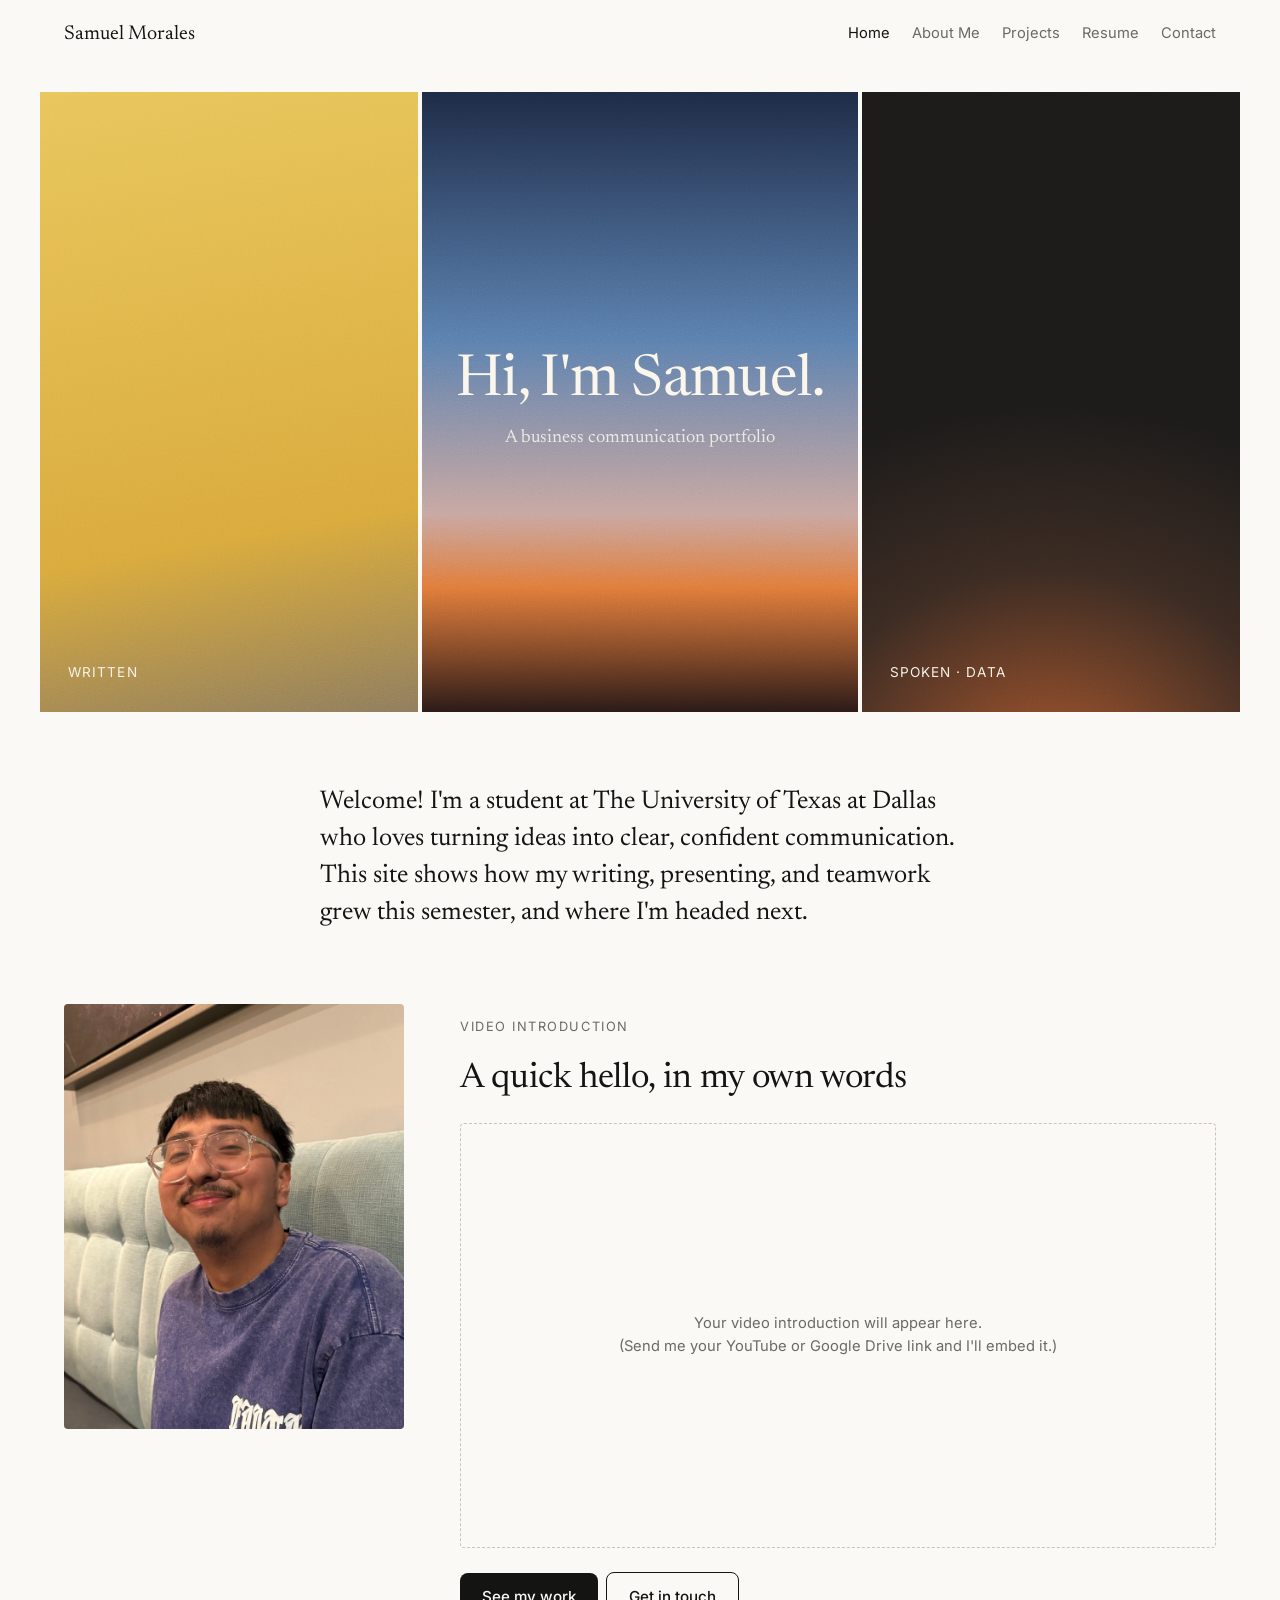
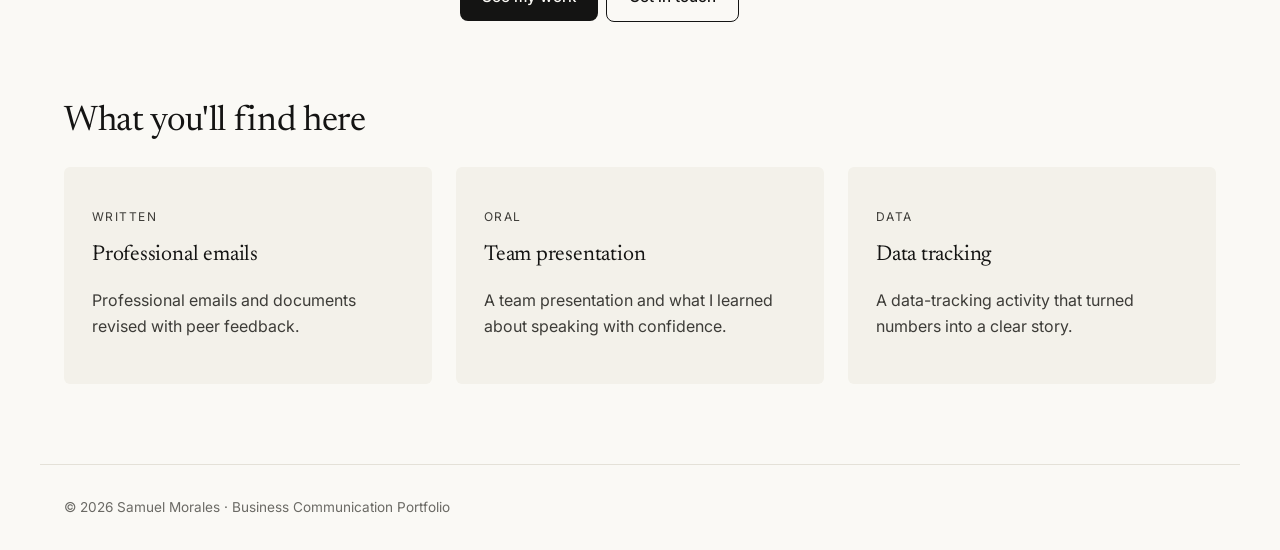
<file: index.html>
<!doctype html><html lang="en"><head><meta charset="utf-8"><meta name="viewport" content="width=device-width,initial-scale=1">
<title>Home | Samuel Morales</title><link rel="preconnect" href="https://fonts.googleapis.com"><link href="https://fonts.googleapis.com/css2?family=Inter:wght@400;500;600&family=Newsreader:opsz,wght@6..72,400;6..72,500&display=swap" rel="stylesheet"><link rel="stylesheet" href="style.css?v=1794825120"></head><body>
<header><nav><a class="brand" href="index.html">Samuel Morales</a><ul>
<li><a href="index.html" class="active">Home</a></li>
<li><a href="about.html">About Me</a></li>
<li><a href="projects.html">Projects</a></li>
<li><a href="resume.html">Resume</a></li>
<li><a href="contact.html">Contact</a></li>
</ul></nav></header><main>
<section class="triptych" aria-label="Welcome">
<div class="panel p1"><span>Written</span></div>
<div class="panel p2"><div><h1>Hi, I'm Samuel.</h1><p>A business communication portfolio</p></div></div>
<div class="panel p3"><span>Spoken · Data</span></div>
</section>
<p class="prose">Welcome! I'm a student at The University of Texas at Dallas who loves turning ideas into clear, confident communication. This site shows how my writing, presenting, and teamwork grew this semester, and where I'm headed next.</p>
<section class="split">
<img class="photo" src="images/samuel.jpg" alt="Photo of Samuel smiling">
<div>
<p class="kicker">Video introduction</p>
<h2 style="margin-top:8px">A quick hello, in my own words</h2>
<div class="placeholder">Your video introduction will appear here.<br>(Send me your YouTube or Google Drive link and I'll embed it.)</div>
<a class="btn" href="projects.html">See my work</a><a class="btn ghost" href="contact.html">Get in touch</a>
</div>
</section>
<h2>What you'll find here</h2>
<div class="grid">
<div class="card"><p class="tag">Written</p><h3>Professional emails</h3><p>Professional emails and documents revised with peer feedback.</p></div>
<div class="card"><p class="tag">Oral</p><h3>Team presentation</h3><p>A team presentation and what I learned about speaking with confidence.</p></div>
<div class="card"><p class="tag">Data</p><h3>Data tracking</h3><p>A data-tracking activity that turned numbers into a clear story.</p></div>
</div>
</main><footer>© 2026 Samuel Morales · Business Communication Portfolio</footer></body></html>
</file>
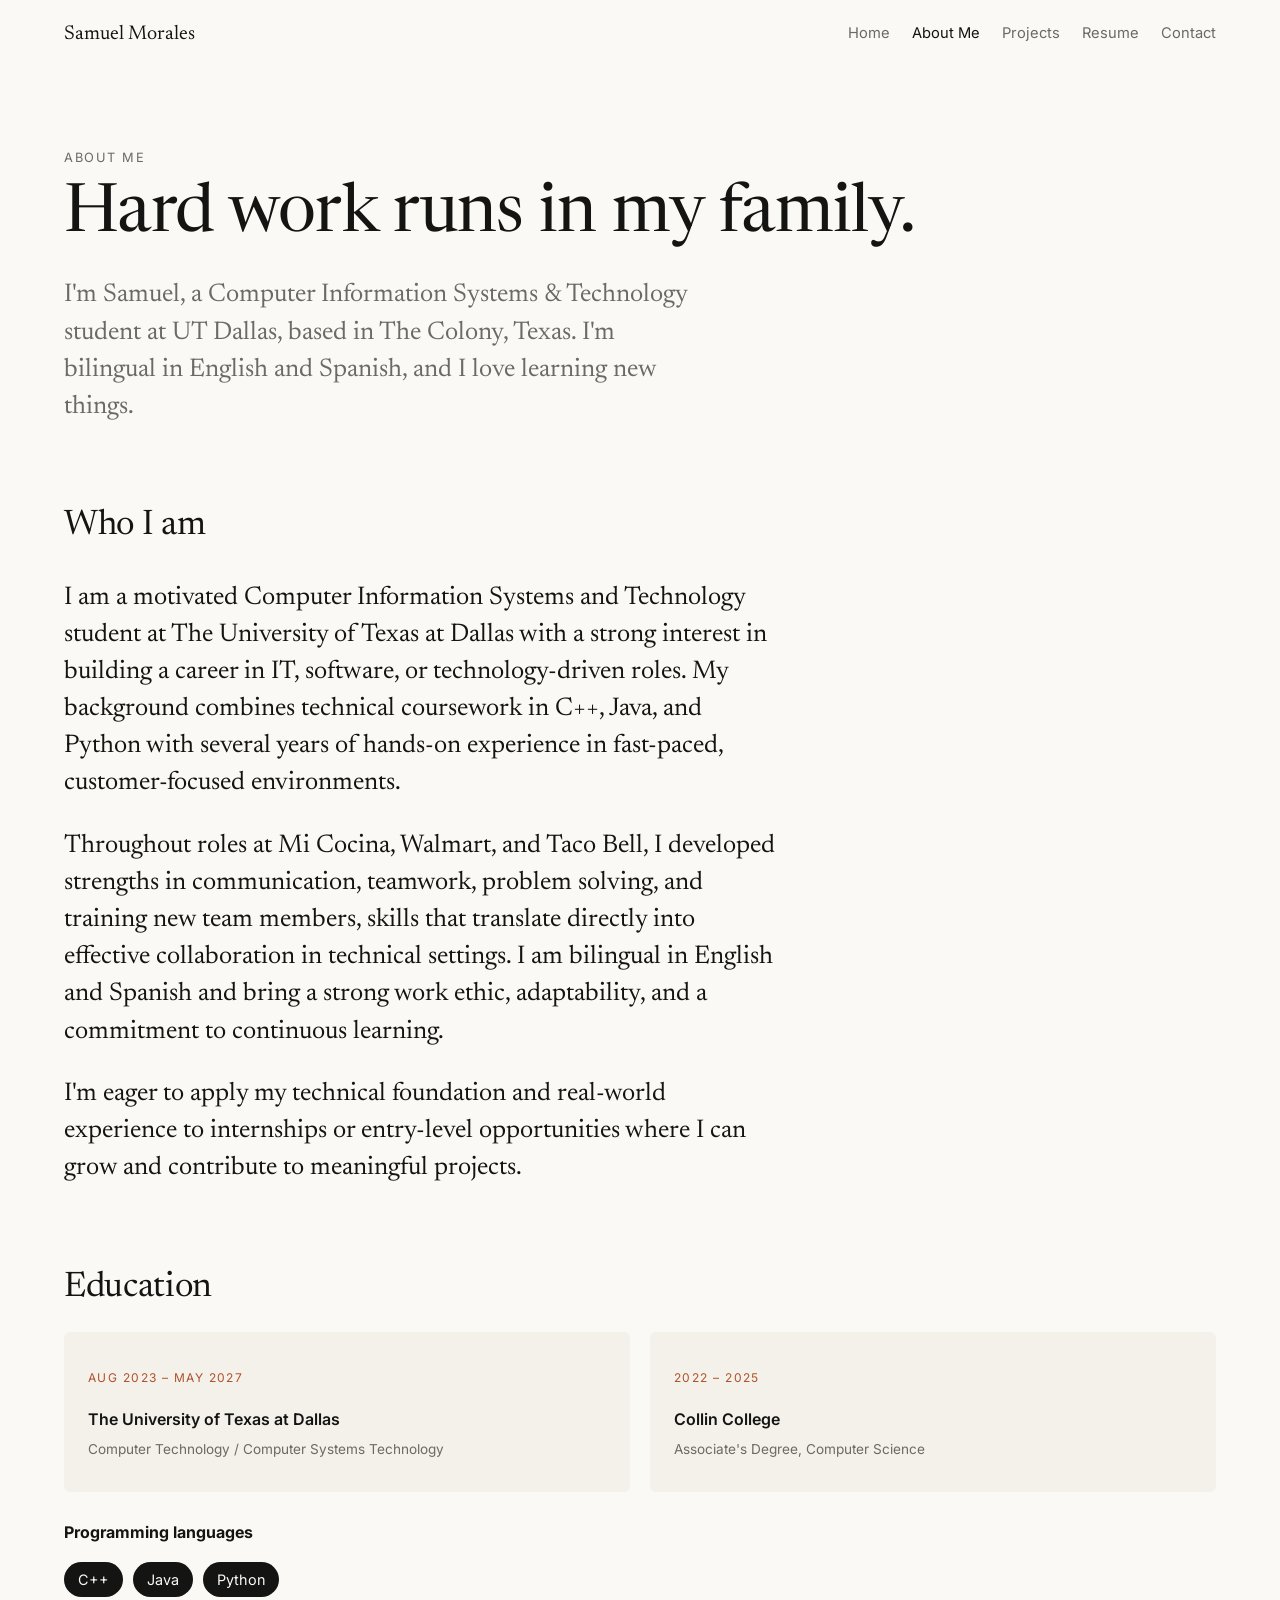
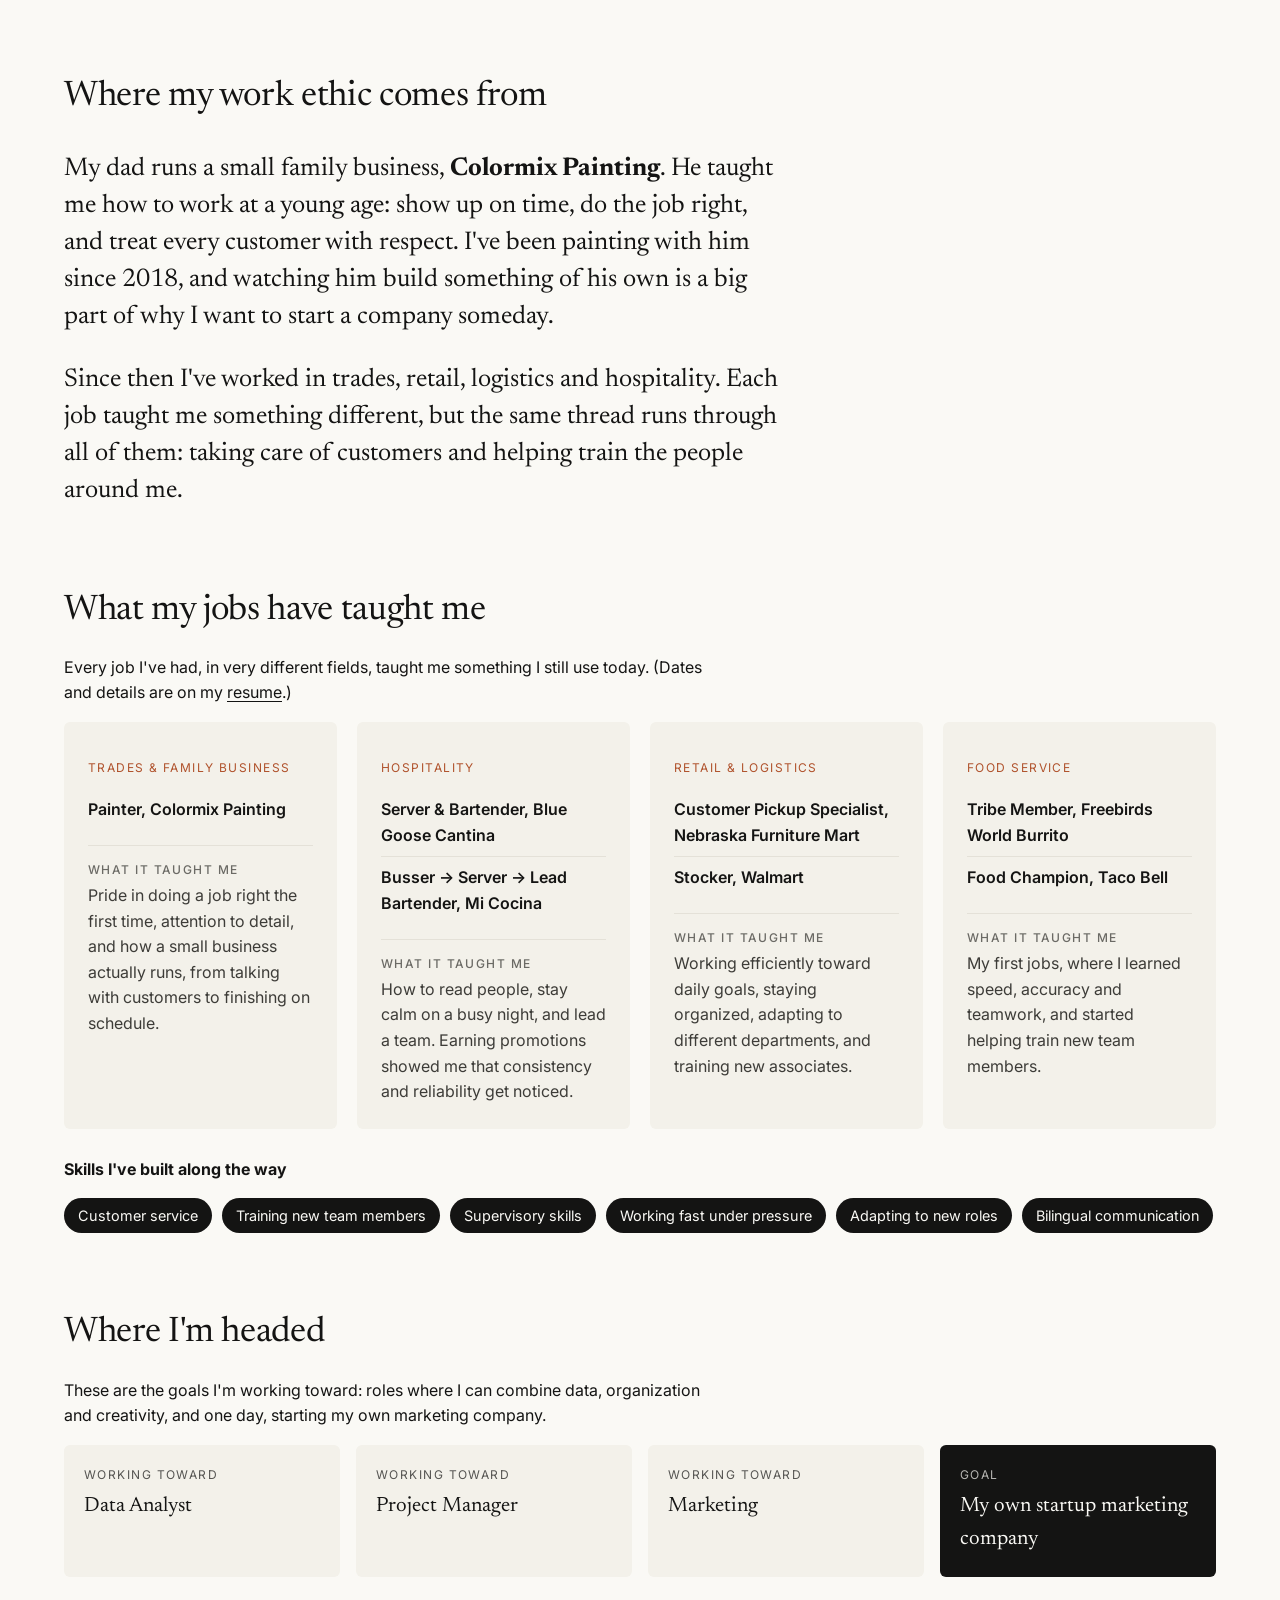
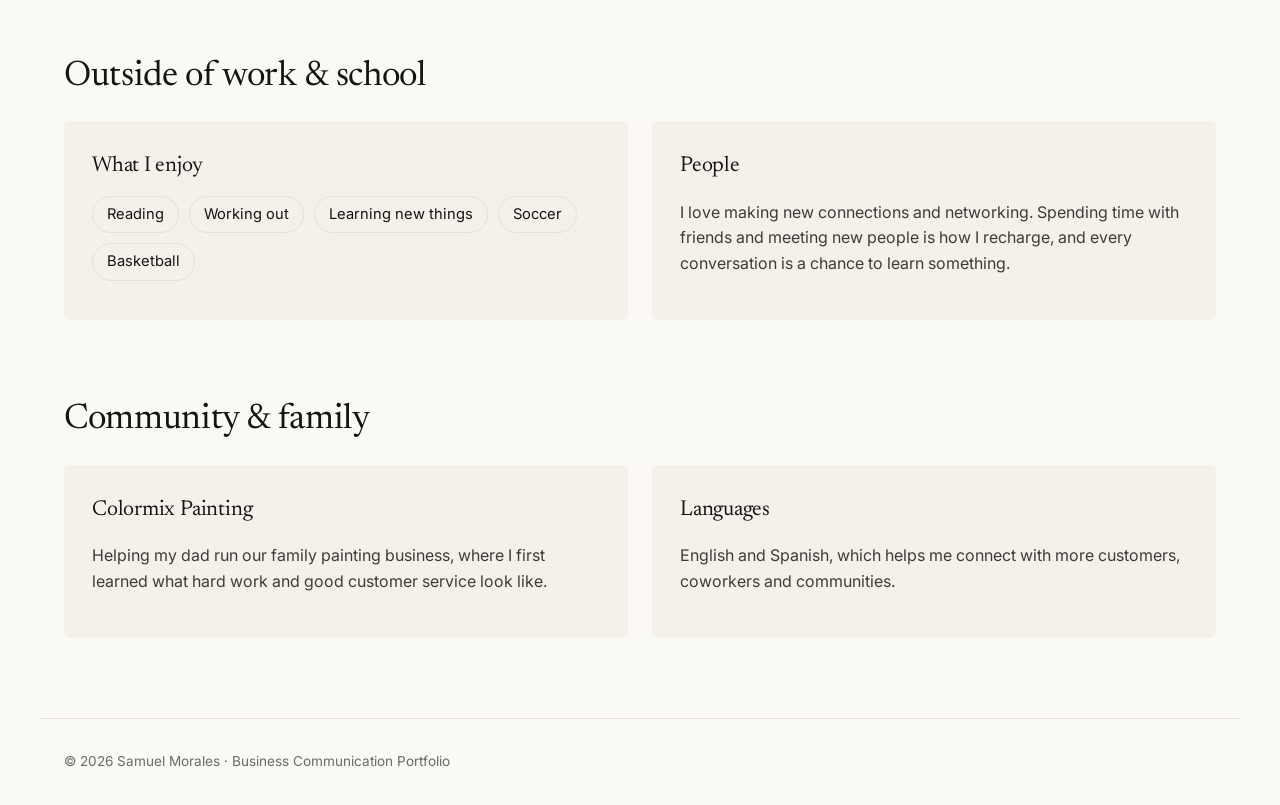
<file: about.html>
<!doctype html><html lang="en"><head><meta charset="utf-8"><meta name="viewport" content="width=device-width,initial-scale=1">
<title>About Me | Samuel Morales</title><link rel="preconnect" href="https://fonts.googleapis.com"><link href="https://fonts.googleapis.com/css2?family=Inter:wght@400;500;600&family=Newsreader:opsz,wght@6..72,400;6..72,500&display=swap" rel="stylesheet"><link rel="stylesheet" href="style.css?v=1794825120"></head><body>
<header><nav><a class="brand" href="index.html">Samuel Morales</a><ul>
<li><a href="index.html">Home</a></li>
<li><a href="about.html" class="active">About Me</a></li>
<li><a href="projects.html">Projects</a></li>
<li><a href="resume.html">Resume</a></li>
<li><a href="contact.html">Contact</a></li>
</ul></nav></header><main>
<p class="kicker" style="margin-top:56px">About me</p>
<h1 style="margin-top:8px">Hard work runs in my family.</h1>
<p class="lead">I'm Samuel, a Computer Information Systems &amp; Technology student at UT Dallas, based in The Colony, Texas. I'm bilingual in English and Spanish, and I love learning new things.</p>

<h2>Who I am</h2>
<div class="prose" style="margin:0;max-width:720px">
<p>I am a motivated Computer Information Systems and Technology student at The University of Texas at Dallas with a strong interest in building a career in IT, software, or technology-driven roles. My background combines technical coursework in C++, Java, and Python with several years of hands-on experience in fast-paced, customer-focused environments.</p>
<p>Throughout roles at Mi Cocina, Walmart, and Taco Bell, I developed strengths in communication, teamwork, problem solving, and training new team members, skills that translate directly into effective collaboration in technical settings. I am bilingual in English and Spanish and bring a strong work ethic, adaptability, and a commitment to continuous learning.</p>
<p>I'm eager to apply my technical foundation and real-world experience to internships or entry-level opportunities where I can grow and contribute to meaningful projects.</p>
</div>

<h2>Education</h2>
<div class="fields">
<div class="field"><p class="tag">Aug 2023 – May 2027</p><ul>
<li><b>The University of Texas at Dallas</b><span>Computer Technology / Computer Systems Technology</span></li>
</ul></div>
<div class="field"><p class="tag">2022 – 2025</p><ul>
<li><b>Collin College</b><span>Associate's Degree, Computer Science</span></li>
</ul></div>
</div>
<p style="margin-top:28px"><strong>Programming languages</strong></p>
<div class="skills"><span>C++</span><span>Java</span><span>Python</span></div>

<h2>Where my work ethic comes from</h2>
<div class="prose" style="margin:0;max-width:720px">
<p>My dad runs a small family business, <strong>Colormix Painting</strong>. He taught me how to work at a young age: show up on time, do the job right, and treat every customer with respect. I've been painting with him since 2018, and watching him build something of his own is a big part of why I want to start a company someday.</p>
<p>Since then I've worked in trades, retail, logistics and hospitality. Each job taught me something different, but the same thread runs through all of them: taking care of customers and helping train the people around me.</p>
</div>

<h2>What my jobs have taught me</h2>
<p style="max-width:640px">Every job I've had, in very different fields, taught me something I still use today. (Dates and details are on my <a href="resume.html">resume</a>.)</p>
<div class="fields">
<div class="field"><p class="tag">Trades &amp; family business</p><ul>
<li><b>Painter, Colormix Painting</b></li>
</ul><p class="learned"><b>What it taught me</b>Pride in doing a job right the first time, attention to detail, and how a small business actually runs, from talking with customers to finishing on schedule.</p></div>
<div class="field"><p class="tag">Hospitality</p><ul>
<li><b>Server &amp; Bartender, Blue Goose Cantina</b></li>
<li><b>Busser → Server → Lead Bartender, Mi Cocina</b></li>
</ul><p class="learned"><b>What it taught me</b>How to read people, stay calm on a busy night, and lead a team. Earning promotions showed me that consistency and reliability get noticed.</p></div>
<div class="field"><p class="tag">Retail &amp; logistics</p><ul>
<li><b>Customer Pickup Specialist, Nebraska Furniture Mart</b></li>
<li><b>Stocker, Walmart</b></li>
</ul><p class="learned"><b>What it taught me</b>Working efficiently toward daily goals, staying organized, adapting to different departments, and training new associates.</p></div>
<div class="field"><p class="tag">Food service</p><ul>
<li><b>Tribe Member, Freebirds World Burrito</b></li>
<li><b>Food Champion, Taco Bell</b></li>
</ul><p class="learned"><b>What it taught me</b>My first jobs, where I learned speed, accuracy and teamwork, and started helping train new team members.</p></div>
</div>
<p style="margin-top:28px"><strong>Skills I've built along the way</strong></p>
<div class="skills"><span>Customer service</span><span>Training new team members</span><span>Supervisory skills</span><span>Working fast under pressure</span><span>Adapting to new roles</span><span>Bilingual communication</span></div>

<h2>Where I'm headed</h2>
<p style="max-width:640px">These are the goals I'm working toward: roles where I can combine data, organization and creativity, and one day, starting my own marketing company.</p>
<div class="path">
<div><small>Working toward</small><b>Data Analyst</b></div>
<div><small>Working toward</small><b>Project Manager</b></div>
<div><small>Working toward</small><b>Marketing</b></div>
<div class="goal"><small>Goal</small><b>My own startup marketing company</b></div>
</div>

<h2>Outside of work &amp; school</h2>
<div class="grid">
<div class="card"><h3>What I enjoy</h3><div class="tags"><span>Reading</span><span>Working out</span><span>Learning new things</span><span>Soccer</span><span>Basketball</span></div></div>
<div class="card"><h3>People</h3><p>I love making new connections and networking. Spending time with friends and meeting new people is how I recharge, and every conversation is a chance to learn something.</p></div>
</div>

<h2>Community &amp; family</h2>
<div class="grid">
<div class="card"><h3>Colormix Painting</h3><p>Helping my dad run our family painting business, where I first learned what hard work and good customer service look like.</p></div>
<div class="card"><h3>Languages</h3><p>English and Spanish, which helps me connect with more customers, coworkers and communities.</p></div>
</div>
</main><footer>© 2026 Samuel Morales · Business Communication Portfolio</footer></body></html>
</file>
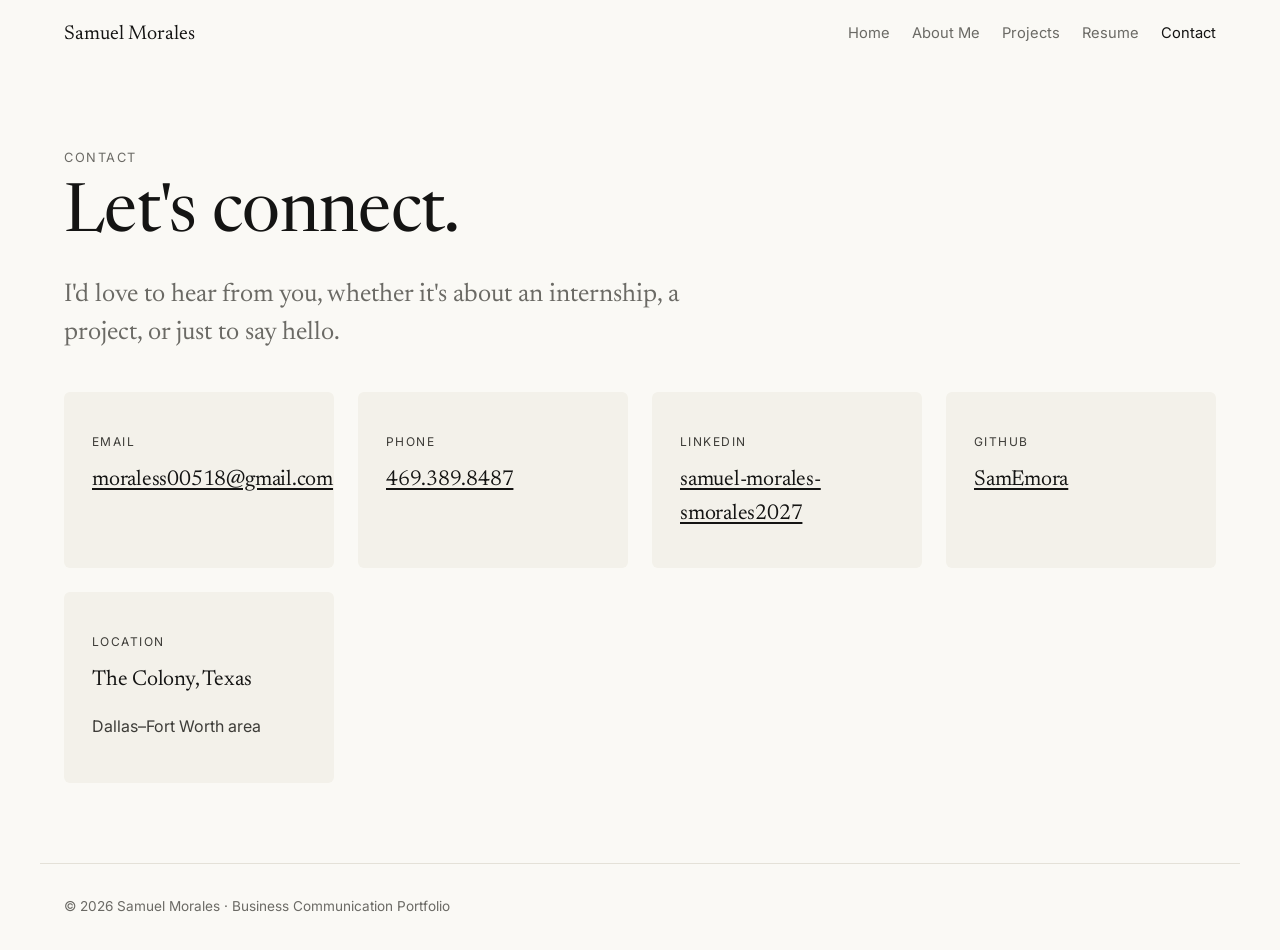
<file: contact.html>
<!doctype html><html lang="en"><head><meta charset="utf-8"><meta name="viewport" content="width=device-width,initial-scale=1">
<title>Contact | Samuel Morales</title><link rel="preconnect" href="https://fonts.googleapis.com"><link href="https://fonts.googleapis.com/css2?family=Inter:wght@400;500;600&family=Newsreader:opsz,wght@6..72,400;6..72,500&display=swap" rel="stylesheet"><link rel="stylesheet" href="style.css?v=1794825120"></head><body>
<header><nav><a class="brand" href="index.html">Samuel Morales</a><ul>
<li><a href="index.html">Home</a></li>
<li><a href="about.html">About Me</a></li>
<li><a href="projects.html">Projects</a></li>
<li><a href="resume.html">Resume</a></li>
<li><a href="contact.html" class="active">Contact</a></li>
</ul></nav></header><main>
<p class="kicker" style="margin-top:56px">Contact</p>
<h1 style="margin-top:8px">Let's connect.</h1>
<p class="lead">I'd love to hear from you, whether it's about an internship, a project, or just to say hello.</p>
<div class="grid" style="margin-top:40px">
<div class="card"><p class="tag">Email</p><h3><a href="mailto:moraless00518@gmail.com">moraless00518@gmail.com</a></h3></div>
<div class="card"><p class="tag">Phone</p><h3><a href="tel:+14693898487">469.389.8487</a></h3></div>
<div class="card"><p class="tag">LinkedIn</p><h3><a href="https://www.linkedin.com/in/samuel-morales-smorales2027/" target="_blank" rel="noopener">samuel-morales-smorales2027</a></h3></div>
<div class="card"><p class="tag">GitHub</p><h3><a href="https://github.com/SamEmora" target="_blank" rel="noopener">SamEmora</a></h3></div>
<div class="card"><p class="tag">Location</p><h3>The Colony, Texas</h3><p>Dallas–Fort Worth area</p></div>
</div>
</main><footer>© 2026 Samuel Morales · Business Communication Portfolio</footer></body></html>
</file>
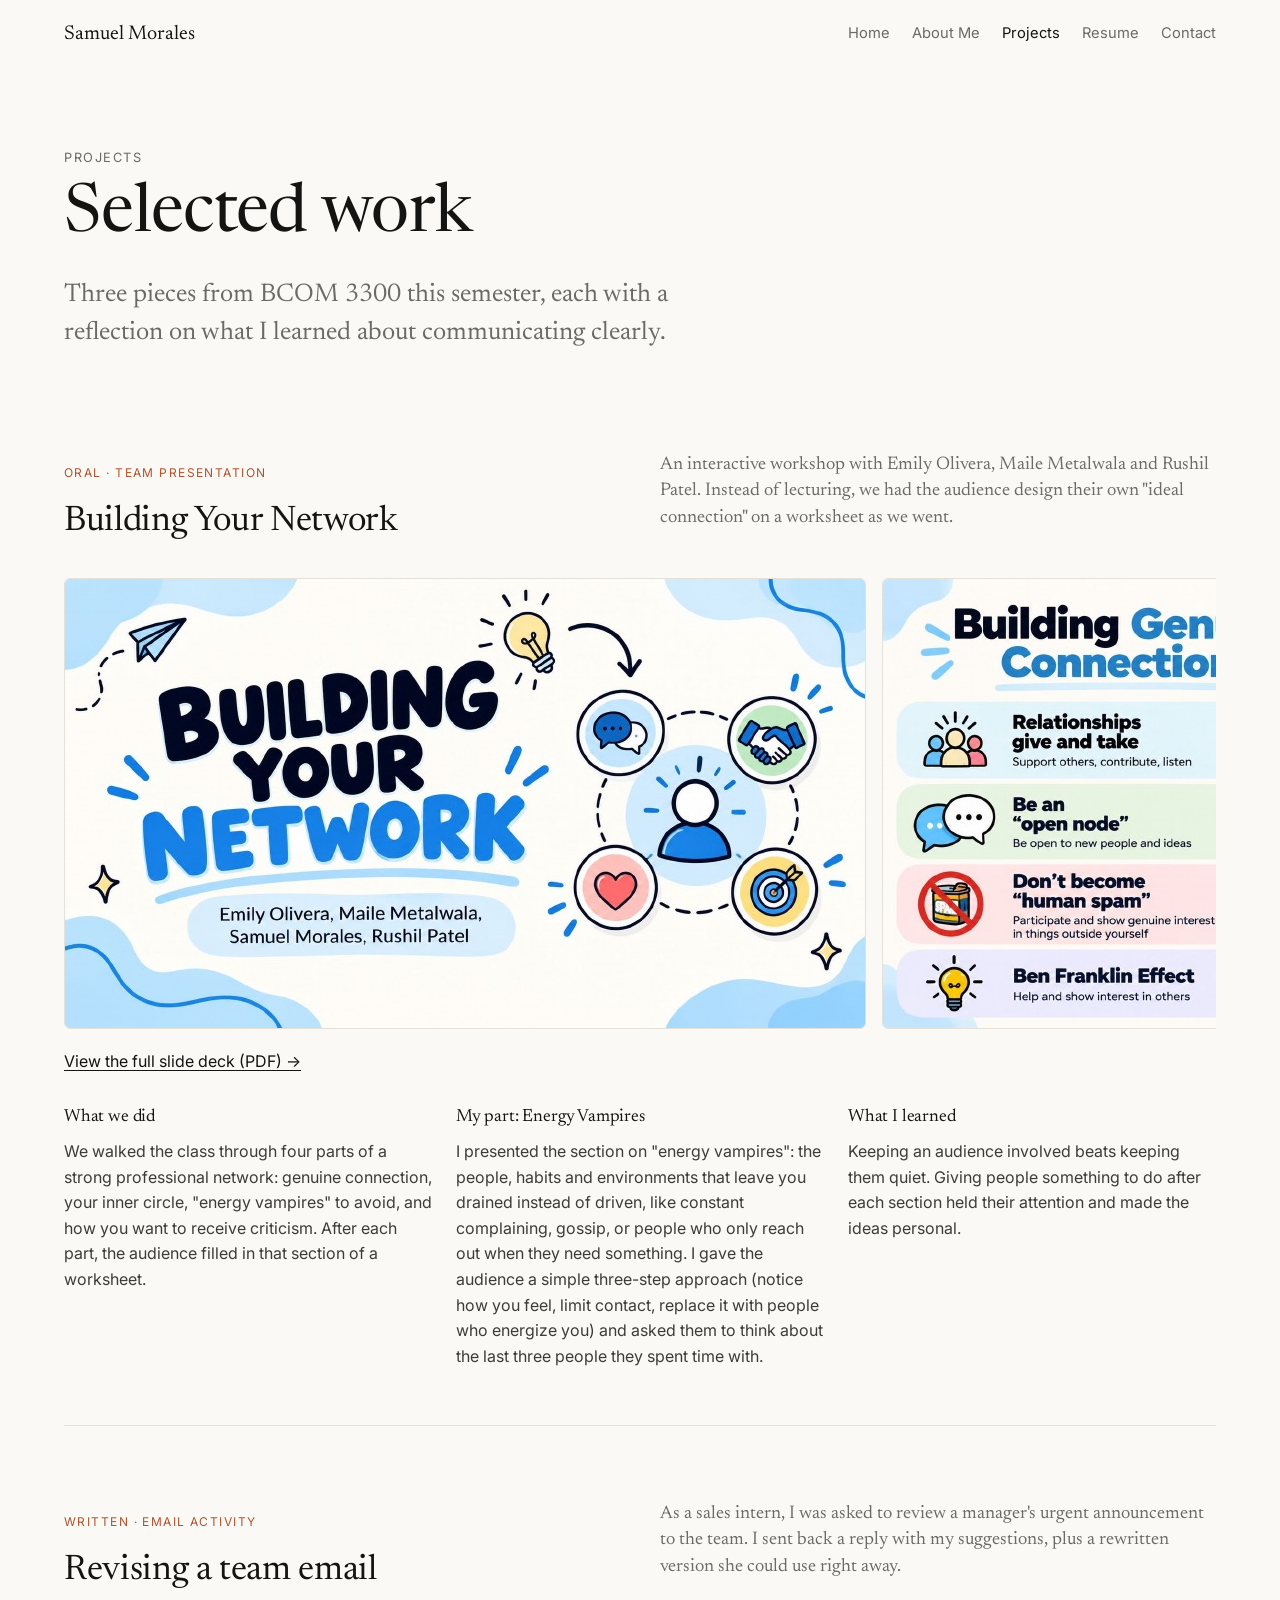
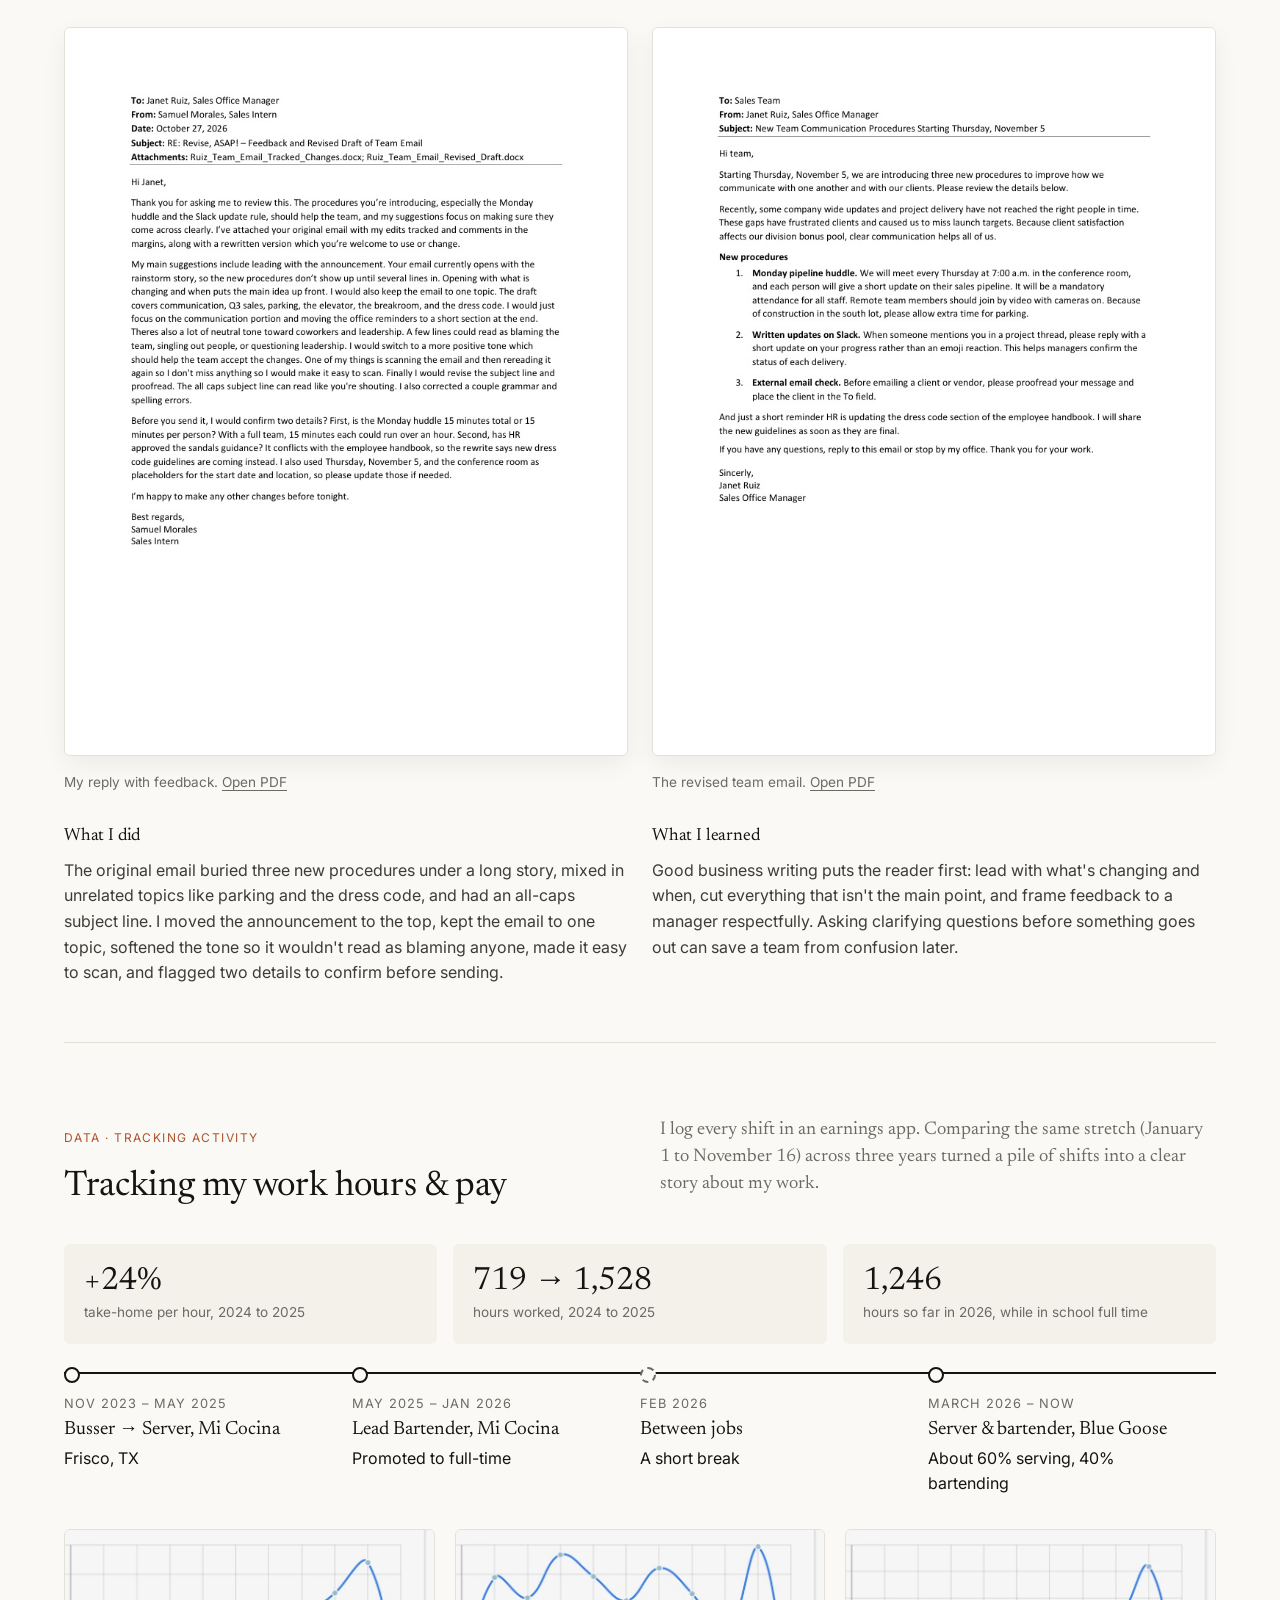
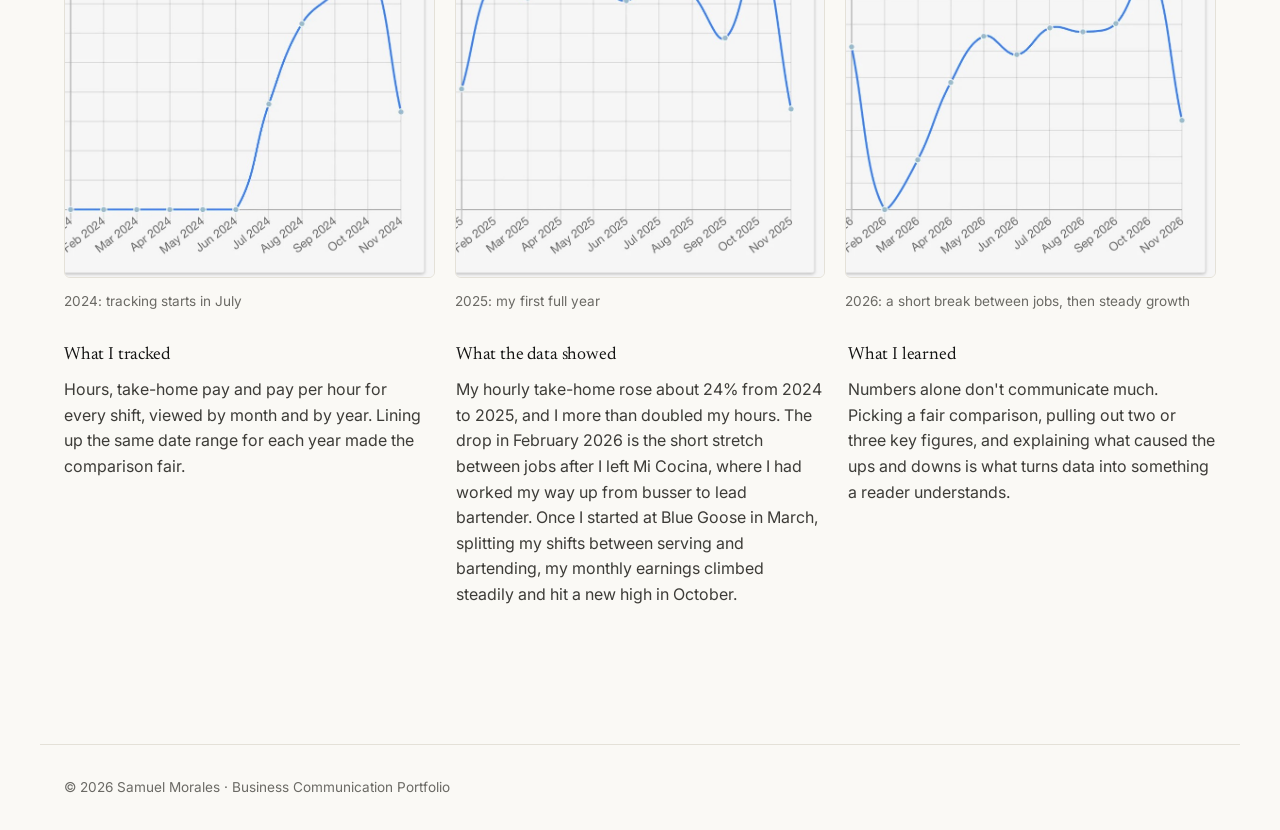
<file: projects.html>
<!doctype html><html lang="en"><head><meta charset="utf-8"><meta name="viewport" content="width=device-width,initial-scale=1">
<title>Projects | Samuel Morales</title><link rel="preconnect" href="https://fonts.googleapis.com"><link href="https://fonts.googleapis.com/css2?family=Inter:wght@400;500;600&family=Newsreader:opsz,wght@6..72,400;6..72,500&display=swap" rel="stylesheet"><link rel="stylesheet" href="style.css?v=1794825120"></head><body>
<header><nav><a class="brand" href="index.html">Samuel Morales</a><ul>
<li><a href="index.html">Home</a></li>
<li><a href="about.html">About Me</a></li>
<li><a href="projects.html" class="active">Projects</a></li>
<li><a href="resume.html">Resume</a></li>
<li><a href="contact.html">Contact</a></li>
</ul></nav></header><main>
<p class="kicker" style="margin-top:56px">Projects</p>
<h1 style="margin-top:8px">Selected work</h1>
<p class="lead">Three pieces from BCOM 3300 this semester, each with a reflection on what I learned about communicating clearly.</p>
<section class="project">
<div class="project-head"><div><p class="tag">Oral · Team presentation</p><h2>Building Your Network</h2></div>
<p class="lead" style="font-size:1.15rem">An interactive workshop with Emily Olivera, Maile Metalwala and Rushil Patel. Instead of lecturing, we had the audience design their own "ideal connection" on a worksheet as we went.</p></div>
<div class="slides"><img src="images/team/slide-1.jpg" alt="Building Your Network, slide 1" loading="lazy"><img src="images/team/slide-2.jpg" alt="Building Your Network, slide 2" loading="lazy"><img src="images/team/slide-3.jpg" alt="Building Your Network, slide 3" loading="lazy"><img src="images/team/slide-4.jpg" alt="Building Your Network, slide 4" loading="lazy"><img src="images/team/slide-5.jpg" alt="Building Your Network, slide 5" loading="lazy"><img src="images/team/slide-6.jpg" alt="Building Your Network, slide 6" loading="lazy"><img src="images/team/slide-7.jpg" alt="Building Your Network, slide 7" loading="lazy"><img src="images/team/slide-8.jpg" alt="Building Your Network, slide 8" loading="lazy"><img src="images/team/slide-9.jpg" alt="Building Your Network, slide 9" loading="lazy"></div>
<p style="margin-top:8px"><a href="files/team-presentation.pdf" target="_blank" rel="noopener">View the full slide deck (PDF) →</a></p>
<div class="reflect">
<div><h3>What we did</h3><p>We walked the class through four parts of a strong professional network: genuine connection, your inner circle, "energy vampires" to avoid, and how you want to receive criticism. After each part, the audience filled in that section of a worksheet.</p></div>
<div><h3>My part: Energy Vampires</h3><p>I presented the section on "energy vampires": the people, habits and environments that leave you drained instead of driven, like constant complaining, gossip, or people who only reach out when they need something. I gave the audience a simple three-step approach (notice how you feel, limit contact, replace it with people who energize you) and asked them to think about the last three people they spent time with.</p></div>
<div><h3>What I learned</h3><p>Keeping an audience involved beats keeping them quiet. Giving people something to do after each section held their attention and made the ideas personal.</p></div>
</div>
</section>
<section class="project">
<div class="project-head"><div><p class="tag">Written · Email activity</p><h2>Revising a team email</h2></div>
<p class="lead" style="font-size:1.15rem">As a sales intern, I was asked to review a manager's urgent announcement to the team. I sent back a reply with my suggestions, plus a rewritten version she could use right away.</p></div>
<div class="docs">
<figure><a href="files/email-reply-and-tracked-changes.pdf" target="_blank" rel="noopener"><img src="images/email/reply-1.jpg" alt="Samuel's reply memo to Janet Ruiz with feedback" loading="lazy"></a><figcaption>My reply with feedback. <a href="files/email-reply-and-tracked-changes.pdf" target="_blank" rel="noopener">Open PDF</a></figcaption></figure>
<figure><a href="files/email-revised-draft.pdf" target="_blank" rel="noopener"><img src="images/email/revised-1.jpg" alt="The revised team email" loading="lazy"></a><figcaption>The revised team email. <a href="files/email-revised-draft.pdf" target="_blank" rel="noopener">Open PDF</a></figcaption></figure>
</div>
<div class="reflect">
<div><h3>What I did</h3><p>The original email buried three new procedures under a long story, mixed in unrelated topics like parking and the dress code, and had an all-caps subject line. I moved the announcement to the top, kept the email to one topic, softened the tone so it wouldn't read as blaming anyone, made it easy to scan, and flagged two details to confirm before sending.</p></div>
<div><h3>What I learned</h3><p>Good business writing puts the reader first: lead with what's changing and when, cut everything that isn't the main point, and frame feedback to a manager respectfully. Asking clarifying questions before something goes out can save a team from confusion later.</p></div>
</div>
</section>
<section class="project">
<div class="project-head"><div><p class="tag">Data · Tracking activity</p><h2>Tracking my work hours &amp; pay</h2></div>
<p class="lead" style="font-size:1.15rem">I log every shift in an earnings app. Comparing the same stretch (January 1 to November 16) across three years turned a pile of shifts into a clear story about my work.</p></div>
<div class="stats">
<div class="stat"><b>+24%</b><span>take-home per hour, 2024 to 2025</span></div>
<div class="stat"><b>719 → 1,528</b><span>hours worked, 2024 to 2025</span></div>
<div class="stat"><b>1,246</b><span>hours so far in 2026, while in school full time</span></div>
</div>
<ul class="timeline" aria-label="Work timeline">
<li><span class="when">Nov 2023 – May 2025</span><b>Busser → Server, Mi Cocina</b>Frisco, TX</li>
<li><span class="when">May 2025 – Jan 2026</span><b>Lead Bartender, Mi Cocina</b>Promoted to full-time</li>
<li class="gap"><span class="when">Feb 2026</span><b>Between jobs</b>A short break</li>
<li><span class="when">March 2026 – now</span><b>Server &amp; bartender, Blue Goose</b>About 60% serving, 40% bartending</li>
</ul>
<div class="shots">
<figure><img src="images/data/earnings-2024.jpg" alt="Earnings app, January to November 2024" loading="lazy"><figcaption>2024: tracking starts in July</figcaption></figure>
<figure><img src="images/data/earnings-2025.jpg" alt="Earnings app, January to November 2025" loading="lazy"><figcaption>2025: my first full year</figcaption></figure>
<figure><img src="images/data/earnings-2026.jpg" alt="Earnings app, January to November 2026" loading="lazy"><figcaption>2026: a short break between jobs, then steady growth</figcaption></figure>
</div>
<div class="reflect">
<div><h3>What I tracked</h3><p>Hours, take-home pay and pay per hour for every shift, viewed by month and by year. Lining up the same date range for each year made the comparison fair.</p></div>
<div><h3>What the data showed</h3><p>My hourly take-home rose about 24% from 2024 to 2025, and I more than doubled my hours. The drop in February 2026 is the short stretch between jobs after I left Mi Cocina, where I had worked my way up from busser to lead bartender. Once I started at Blue Goose in March, splitting my shifts between serving and bartending, my monthly earnings climbed steadily and hit a new high in October.</p></div>
<div><h3>What I learned</h3><p>Numbers alone don't communicate much. Picking a fair comparison, pulling out two or three key figures, and explaining what caused the ups and downs is what turns data into something a reader understands.</p></div>
</div>
</section>
</main><footer>© 2026 Samuel Morales · Business Communication Portfolio</footer></body></html>
</file>
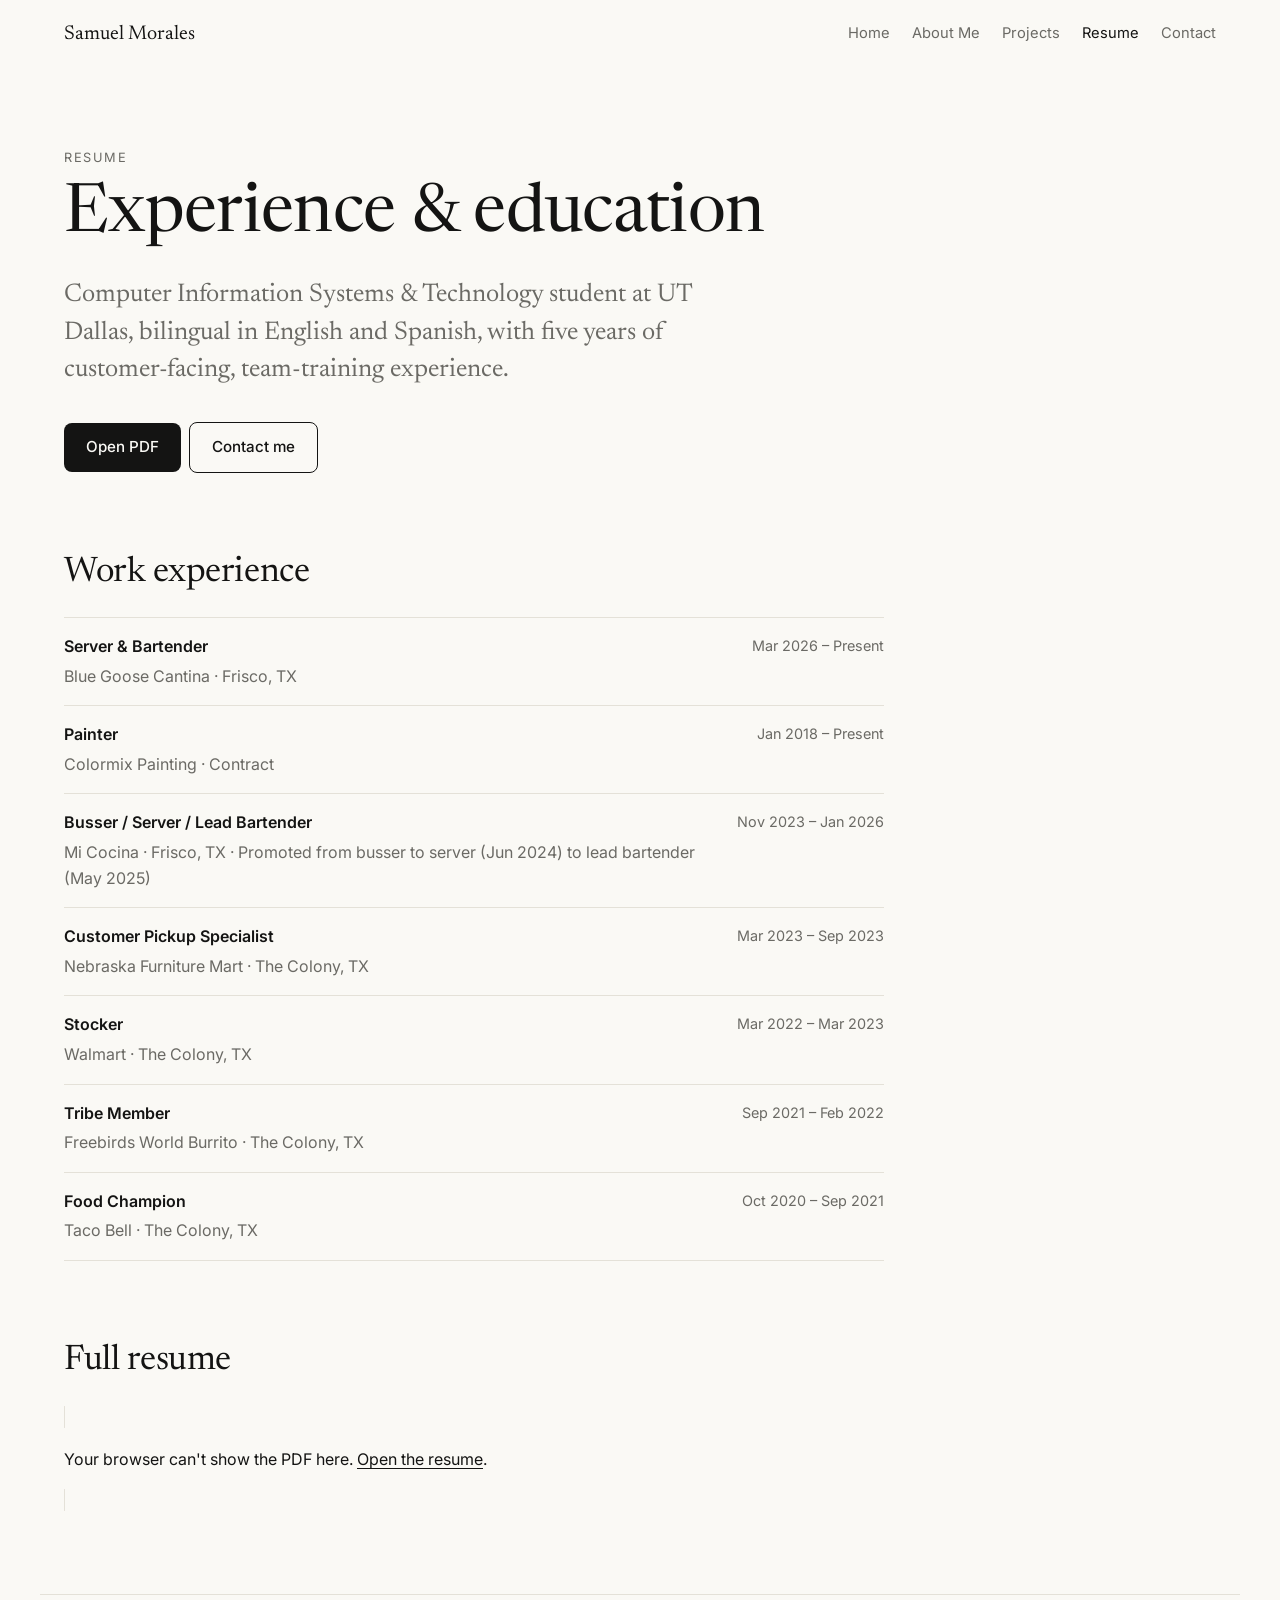
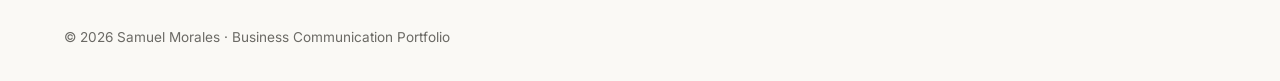
<file: resume.html>
<!doctype html><html lang="en"><head><meta charset="utf-8"><meta name="viewport" content="width=device-width,initial-scale=1">
<title>Resume | Samuel Morales</title><link rel="preconnect" href="https://fonts.googleapis.com"><link href="https://fonts.googleapis.com/css2?family=Inter:wght@400;500;600&family=Newsreader:opsz,wght@6..72,400;6..72,500&display=swap" rel="stylesheet"><link rel="stylesheet" href="style.css?v=1794825120"></head><body>
<header><nav><a class="brand" href="index.html">Samuel Morales</a><ul>
<li><a href="index.html">Home</a></li>
<li><a href="about.html">About Me</a></li>
<li><a href="projects.html">Projects</a></li>
<li><a href="resume.html" class="active">Resume</a></li>
<li><a href="contact.html">Contact</a></li>
</ul></nav></header><main>
<p class="kicker" style="margin-top:56px">Resume</p>
<h1 style="margin-top:8px">Experience &amp; education</h1>
<p class="lead">Computer Information Systems &amp; Technology student at UT Dallas, bilingual in English and Spanish, with five years of customer-facing, team-training experience.</p>
<a class="btn" href="files/resume.pdf" target="_blank" rel="noopener">Open PDF</a><a class="btn ghost" href="contact.html">Contact me</a>
<h2>Work experience</h2>
<ul class="jobs"><li><b>Server &amp; Bartender</b><span class="dt">Mar 2026 – Present</span><span class="co">Blue Goose Cantina · Frisco, TX</span></li><li><b>Painter</b><span class="dt">Jan 2018 – Present</span><span class="co">Colormix Painting · Contract</span></li><li><b>Busser / Server / Lead Bartender</b><span class="dt">Nov 2023 – Jan 2026</span><span class="co">Mi Cocina · Frisco, TX · Promoted from busser to server (Jun 2024) to lead bartender (May 2025)</span></li><li><b>Customer Pickup Specialist</b><span class="dt">Mar 2023 – Sep 2023</span><span class="co">Nebraska Furniture Mart · The Colony, TX</span></li><li><b>Stocker</b><span class="dt">Mar 2022 – Mar 2023</span><span class="co">Walmart · The Colony, TX</span></li><li><b>Tribe Member</b><span class="dt">Sep 2021 – Feb 2022</span><span class="co">Freebirds World Burrito · The Colony, TX</span></li><li><b>Food Champion</b><span class="dt">Oct 2020 – Sep 2021</span><span class="co">Taco Bell · The Colony, TX</span></li></ul>
<h2>Full resume</h2>
<div style="margin-top:16px">
<object class="doc" data="files/resume.pdf#view=FitH" type="application/pdf" style="width:100%;height:1000px;border:1px solid var(--line);border-radius:6px">
<p>Your browser can't show the PDF here. <a href="files/resume.pdf">Open the resume</a>.</p>
</object>
</div>
</main><footer>© 2026 Samuel Morales · Business Communication Portfolio</footer></body></html>
</file>
<file: style.css>
:root{--bg:#faf9f5;--ink:#141413;--muted:#6b6a65;--line:#e4e1d8;--accent:#b0522c;--card:#f3f1ea;
--serif:"Newsreader",Georgia,"Times New Roman",serif;--sans:"Inter",system-ui,-apple-system,sans-serif}
*{box-sizing:border-box}
body{margin:0;font-family:var(--sans);background:var(--bg);color:var(--ink);line-height:1.6;-webkit-font-smoothing:antialiased}
a{color:inherit;text-underline-offset:3px}
header{position:sticky;top:0;background:rgba(250,249,245,.92);backdrop-filter:blur(8px);z-index:10}
nav{max-width:1200px;margin:auto;display:flex;flex-wrap:wrap;align-items:center;justify-content:space-between;padding:18px 24px;gap:12px}
.brand{font-family:var(--serif);font-size:1.25rem;text-decoration:none}
nav ul{list-style:none;display:flex;flex-wrap:wrap;gap:22px;margin:0;padding:0;font-size:.92rem}
nav ul a{text-decoration:none;color:var(--muted)}
nav ul a.active,nav ul a:hover{color:var(--ink)}
main{max-width:1200px;margin:auto;padding:24px 24px 80px}
h1,h2,h3{font-family:var(--serif);font-weight:400;letter-spacing:-.01em}
h1{font-size:clamp(2.4rem,6vw,4.2rem);line-height:1.05;margin:56px 0 16px}
h2{font-size:clamp(1.6rem,3vw,2.2rem);margin:72px 0 16px}
h3{font-size:1.35rem;margin:0 0 8px}
.lead,.prose{font-family:var(--serif);font-size:clamp(1.25rem,2.2vw,1.6rem);line-height:1.45;max-width:640px}
.prose{margin:72px auto}
.lead{color:var(--muted)}
.kicker{font-size:.8rem;letter-spacing:.12em;text-transform:uppercase;color:var(--muted)}
/* triptych hero */
.triptych{display:grid;grid-template-columns:1fr 1.15fr 1fr;gap:4px;margin:0 -24px;height:min(72vh,620px)}
.panel{position:relative;overflow:hidden;display:flex;align-items:flex-end;padding:28px;color:#f6f1e7}
.panel::after{content:"";position:absolute;inset:0;opacity:.18;mix-blend-mode:overlay;background-image:url("data:image/svg+xml,%3Csvg xmlns='http://www.w3.org/2000/svg' width='160' height='160'%3E%3Cfilter id='n'%3E%3CfeTurbulence type='fractalNoise' baseFrequency='.85' numOctaves='3'/%3E%3C/filter%3E%3Crect width='100%25' height='100%25' filter='url(%23n)'/%3E%3C/svg%3E")}
.p1{background:linear-gradient(170deg,#e8c55a,#d9a93c 70%,#8d7a5c)}
.p2{background:linear-gradient(180deg,#1d2a44 0%,#5a7fae 40%,#c7a6a0 68%,#e07a3a 80%,#2a1a17 100%);align-items:center;justify-content:center;text-align:center}
.p3{background:radial-gradient(120% 60% at 50% 110%,#a4552c,#3a2a22 55%,#1b1a19)}
.panel span{position:relative;z-index:1;font-size:.85rem;letter-spacing:.08em;text-transform:uppercase}
.p2 h1{position:relative;z-index:1;margin:0;color:#fbf6ec;font-size:clamp(2rem,4.5vw,3.6rem)}
.p2 p{position:relative;z-index:1;margin:10px 0 0;font-family:var(--serif);font-size:1.15rem;opacity:.9}
.photo{width:100%;max-width:340px;aspect-ratio:4/5;object-fit:cover;border-radius:4px;background:#e9e4d8}
.split{display:grid;grid-template-columns:340px 1fr;gap:56px;align-items:start}
.btn{display:inline-block;background:var(--ink);color:var(--bg);padding:12px 22px;border-radius:8px;text-decoration:none;font-weight:500;margin:8px 8px 0 0;font-size:.95rem}
.btn.ghost{background:transparent;color:var(--ink);border:1px solid var(--ink)}
.grid{display:grid;grid-template-columns:repeat(auto-fit,minmax(260px,1fr));gap:24px}
.card{background:var(--card);border-radius:6px;padding:28px}
.card p{color:#3d3c38}
.placeholder{display:flex;align-items:center;justify-content:center;aspect-ratio:16/9;border:1px dashed #c9c5ba;border-radius:4px;color:var(--muted);text-align:center;padding:16px;margin-bottom:16px;font-size:.92rem}
.tag{font-size:.75rem;letter-spacing:.12em;text-transform:uppercase;color:var(--accent)}
iframe.doc{width:100%;height:900px;border:1px solid var(--line);border-radius:6px;background:#fff}
footer{max-width:1200px;margin:auto;color:var(--muted);padding:32px 24px;border-top:1px solid var(--line);font-size:.85rem}
@media(max-width:760px){.triptych{grid-template-columns:1fr;height:auto}.p1,.p3{height:120px}.p2{height:380px}.split{grid-template-columns:1fr}}
.project{padding:56px 0;border-top:1px solid var(--line)}
.project:first-of-type{border-top:0}
.project-head{display:grid;grid-template-columns:1fr 1fr;gap:40px;align-items:end;margin-bottom:28px}
.project-head h2{margin:6px 0 0}
.slides{display:flex;gap:16px;overflow-x:auto;scroll-snap-type:x mandatory;padding-bottom:12px}
.slides img{flex:0 0 min(78%,560px);scroll-snap-align:start;border-radius:6px;border:1px solid var(--line);aspect-ratio:16/9;object-fit:cover}
.reflect{display:grid;grid-template-columns:repeat(auto-fit,minmax(240px,1fr));gap:24px;margin-top:28px}
.reflect h3{font-size:1.1rem}
.reflect p{margin:0;color:#3d3c38}
.todo{color:var(--accent)}
@media(max-width:760px){.project-head{grid-template-columns:1fr;gap:8px}}
.docs{display:grid;grid-template-columns:1fr 1fr;gap:24px}
.docs figure{margin:0}
.docs img{width:100%;border:1px solid var(--line);border-radius:6px;box-shadow:0 8px 24px rgba(20,20,19,.06);background:#fff}
.docs figcaption{font-size:.85rem;color:var(--muted);margin-top:8px}
@media(max-width:760px){.docs{grid-template-columns:1fr}}
.stats{display:grid;grid-template-columns:repeat(auto-fit,minmax(160px,1fr));gap:16px;margin:8px 0 28px}
.stat{background:var(--card);border-radius:6px;padding:20px}
.stat b{display:block;font-family:var(--serif);font-weight:400;font-size:2rem;line-height:1.1}
.stat span{font-size:.85rem;color:var(--muted)}
.shots{display:grid;grid-template-columns:repeat(3,1fr);gap:20px}
.shots figure{margin:0}
.shots img{width:100%;border-radius:6px;border:1px solid var(--line)}
.shots figcaption{font-size:.85rem;color:var(--muted);margin-top:6px}
@media(max-width:760px){.shots{grid-template-columns:1fr}}
.timeline{list-style:none;margin:0 0 32px;padding:0;display:grid;grid-template-columns:repeat(auto-fit,minmax(200px,1fr));gap:0;border-top:2px solid var(--ink)}
.timeline li{padding:14px 18px 0 0;position:relative}
.timeline li::before{content:"";position:absolute;top:-7px;left:0;width:12px;height:12px;border-radius:50%;background:var(--bg);border:2px solid var(--ink)}
.timeline .when{font-size:.8rem;letter-spacing:.08em;text-transform:uppercase;color:var(--muted);display:block;margin-top:6px}
.timeline b{font-family:var(--serif);font-weight:400;font-size:1.2rem;display:block}
.timeline li.gap::before{border-style:dashed;border-color:var(--muted)}
.tags{display:flex;flex-wrap:wrap;gap:10px;margin-top:12px}
.tags span{background:var(--card);border:1px solid var(--line);border-radius:999px;padding:6px 14px;font-size:.92rem}
.path{display:grid;grid-template-columns:repeat(auto-fit,minmax(180px,1fr));gap:16px;margin-top:16px}
.path div{background:var(--card);border-radius:6px;padding:20px}
.path div.goal{background:var(--ink);color:var(--bg)}
.path small{display:block;font-size:.75rem;letter-spacing:.12em;text-transform:uppercase;opacity:.7;margin-bottom:6px}
.path b{font-family:var(--serif);font-weight:400;font-size:1.3rem}
.fields{display:grid;grid-template-columns:repeat(auto-fit,minmax(250px,1fr));gap:20px;margin-top:16px}
.field{background:var(--card);border-radius:6px;padding:24px}
.field ul{list-style:none;margin:10px 0 0;padding:0}
.field li{padding:8px 0;border-top:1px solid var(--line)}
.field li:first-child{border-top:0}
.field li b{font-weight:600;display:block}
.field li span{font-size:.85rem;color:var(--muted)}
.skills{display:flex;flex-wrap:wrap;gap:10px;margin-top:16px}
.skills span{background:var(--ink);color:var(--bg);border-radius:999px;padding:6px 14px;font-size:.9rem}
.field li span{display:block;margin-top:6px}
.field .learned{margin:14px 0 0;padding-top:14px;border-top:1px solid var(--line);color:#3d3c38}
.field .learned b{display:block;font-size:.75rem;letter-spacing:.12em;text-transform:uppercase;color:var(--muted);font-weight:500;margin-bottom:4px}
.jobs{list-style:none;margin:16px 0 0;padding:0;max-width:820px}
.jobs li{display:grid;grid-template-columns:1fr auto;gap:4px 24px;padding:16px 0;border-top:1px solid var(--line)}
.jobs li:last-child{border-bottom:1px solid var(--line)}
.jobs b{font-weight:600}
.jobs .co{color:var(--muted);grid-column:1}
.jobs .dt{grid-column:2;grid-row:1/span 2;color:var(--muted);font-size:.9rem;text-align:right;white-space:nowrap}
@media(max-width:560px){.jobs li{grid-template-columns:1fr}.jobs .dt{grid-column:1;grid-row:auto;text-align:left}}
</file>
